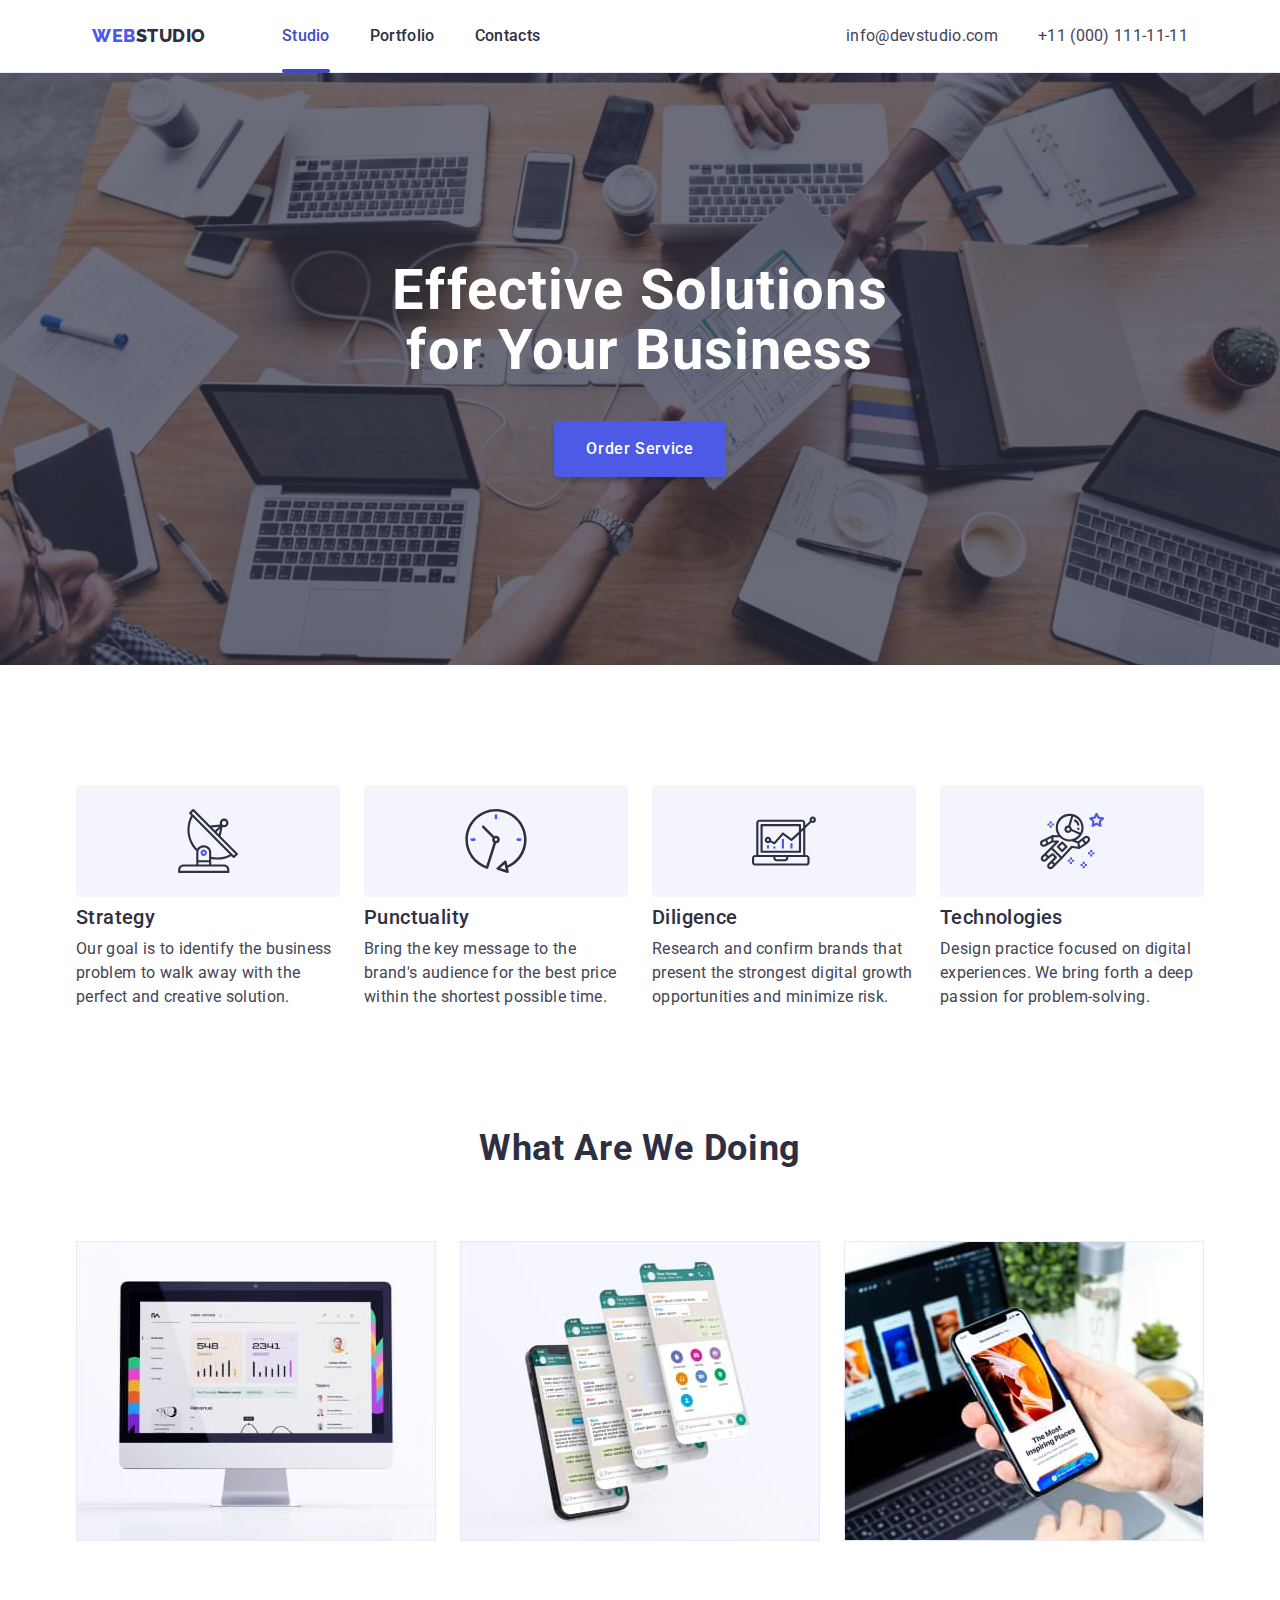
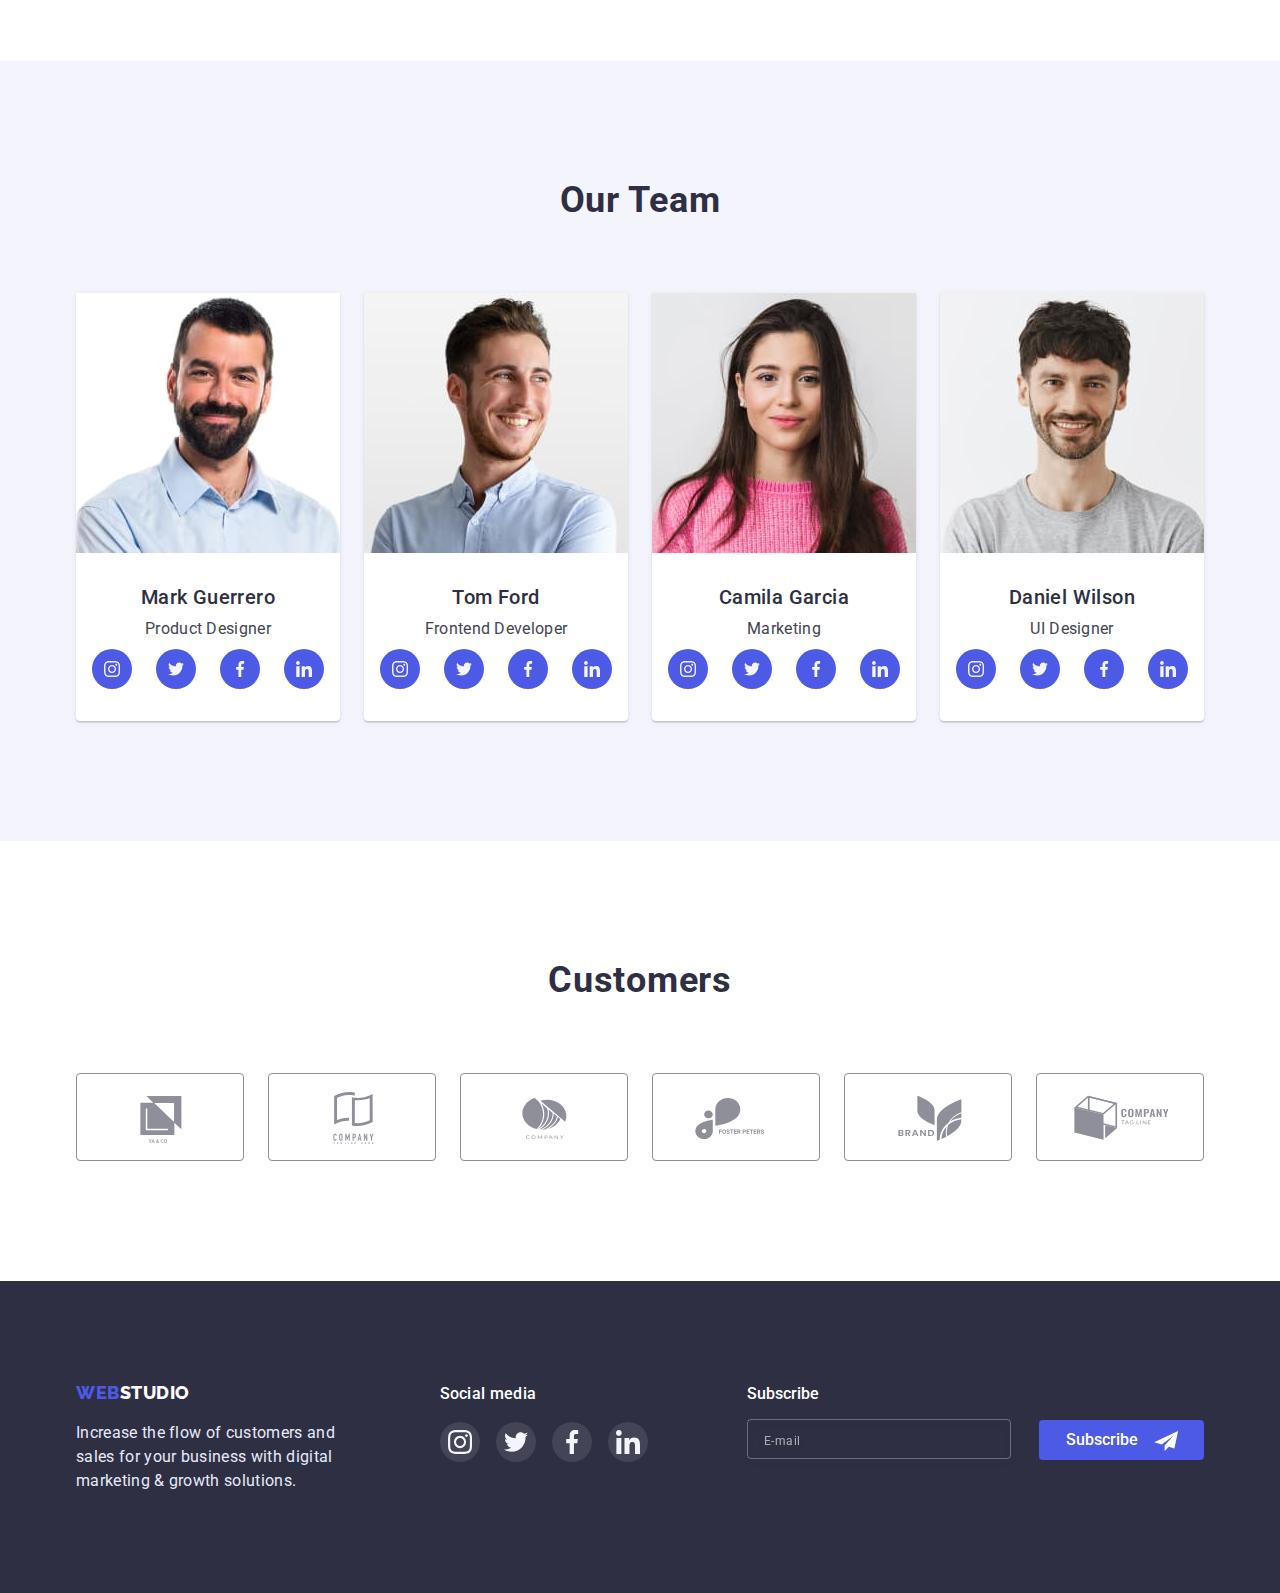
<file: index.html>
<!DOCTYPE html>
<html lang="en">
  <head>
    <meta charset="UTF-8" />
    <meta http-equiv="X-UA-Compatible" content="IE=edge" />
    <meta name="viewport" content="width=device-width, initial-scale=1.0" />
    <title>WebStudio</title>
    <link rel="preconnect" href="https://fonts.googleapis.com" />
    <link rel="preconnect" href="https://fonts.gstatic.com" crossorigin />
    <link
      href="https://fonts.googleapis.com/css2?family=Raleway:wght@800&family=Roboto:wght@400;500;700;900&display=swap"
      rel="stylesheet"
    />
    <link
      href="https://cdn.jsdelivr.net/npm/modern-normalize@1.1.0/modern-normalize.min.css"
      rel="stylesheet"
    />

    <link rel="stylesheet" href="./css/styles.css" />
    <link rel="stylesheet" href="./css/minmobile.css" />
    <link rel="stylesheet" href="./css/mobile.css" />
    <link rel="stylesheet" href="./css/tablet.css" />
    <link rel="stylesheet" href="./css/desktop.css" />
  </head>

  <body>
    <!-- /* ========= HEADER ============ */ -->
    <header class="line">
      <div class="container header-container">
        <nav class="page-nav">
          <a class="logo link" href="./index.html">
            <span class="color-logo">WEB</span>STUDIO</a
          >
          <ul class="list nav-list">
            <li>
              <a class="menu-link link active" href="./index.html">Studio</a>
            </li>
            <li>
              <a class="menu-link link" href="./portfolio.html">Portfolio</a>
            </li>
            <li>
              <a class="menu-link link" href="">Contacts</a>
            </li>
          </ul>
        </nav>

        <address class="adress">
          <ul class="list adress-list">
            <li>
              <a class="contact-mail link" href="mailto:info@devstudio.com"
                >info@devstudio.com</a
              >
            </li>
            <li>
              <a class="contact-mail link" href="tel:+110001111111"
                >+11 (000) 111-11-11</a
              >
            </li>
          </ul>
        </address>

        <button type="button" class="menu-open" data-menu-open>
          <svg class="menu-open-icon">
            <use href="./images/icons.svg#menu"></use>
          </svg>
        </button>
      </div>

      <!-- +++++++++++++++++-==================MENU====================+++++++++++++++++++++++++++++ -->

      <div class="mob-menu is-hidden" data-menu>
        <button type="button" class="mob-close-btn" data-menu-close>
          <svg class="modal-close-btn-icon" width="8px" height="8px">
            <use href="./images/icons.svg#close-modal"></use>
          </svg>
        </button>

        <nav>
          <ul class="list mob-nav-list">
            <li>
              <a class="mob-menu-link link active-mob" href="./index.html"
                >Studio</a
              >
            </li>
            <li>
              <a class="mob-menu-link link" href="./portfolio.html"
                >Portfolio</a
              >
            </li>
            <li>
              <a class="mob-menu-link link" href="">Contacts</a>
            </li>
          </ul>
        </nav>

        <div>
          <address class="mob-adress">
            <ul class="list mob-adress-list">
              <li>
                <a class="mob-contact-tel link" href="tel:+110001111111"
                  >+11 (000) 111-11-11</a
                >
              </li>
              <li>
                <a
                  class="mob-contact-mail link"
                  href="mailto:info@devstudio.com"
                  >info@devstudio.com</a
                >
              </li>
            </ul>
          </address>
          <div>
            <ul class="mob-social-list list">
              <li>
                <a class="social-list-link" href="">
                  <svg class="social-list-icon" width="24px" height="24px">
                    <use href="./images/icons.svg#instagram"></use>
                  </svg>
                </a>
              </li>
              <li>
                <a class="social-list-link" href="">
                  <svg class="social-list-icon" width="24px" height="24px">
                    <use href="./images/icons.svg#twitter"></use>
                  </svg>
                </a>
              </li>
              <li>
                <a class="social-list-link" href="">
                  <svg class="social-list-icon" width="24px" height="24px">
                    <use href="./images/icons.svg#facebook"></use>
                  </svg>
                </a>
              </li>
              <li>
                <a class="social-list-link" href="">
                  <svg class="social-list-icon" width="24px" height="24px">
                    <use href="./images/icons.svg#linkedin"></use>
                  </svg>
                </a>
              </li>
            </ul>
          </div>
        </div>
      </div>
    </header>
    <!-- /* ========= /HEADER ============ */-->

    <!-- /* ========= MAIN ============ */ -->

    <main>
      <section class="hero">
        <div class="container">
          <h1 class="hero-title">Effective Solutions for Your Business</h1>
          <button class="hero-btn" type="button" data-modal-open>
            Order Service
          </button>
        </div>
      </section>

      <section class="strategy-block">
        <h2 hidden>Advantages</h2>
        <div class="container">
          <ul class="list strategy-list">
            <li class="strategy-item">
              <div class="strategy-box">
                <svg width="64" height="64">
                  <use href="./images/icons.svg#antenna-1"></use>
                </svg>
              </div>
              <h3 class="title-strategy">Strategy</h3>
              <p class="text">
                Our goal is to identify the business problem to walk away with
                the perfect and creative solution.
              </p>
            </li>
            <li class="strategy-item">
              <div class="strategy-box">
                <svg width="64" height="64">
                  <use href="./images/icons.svg#clock-1"></use>
                </svg>
              </div>
              <h3 class="title-strategy">Punctuality</h3>
              <p class="text">
                Bring the key message to the brand's audience for the best price
                within the shortest possible time.
              </p>
            </li>
            <li class="strategy-item">
              <div class="strategy-box">
                <svg width="64" height="64">
                  <use href="./images/icons.svg#diagram-1"></use>
                </svg>
              </div>
              <h3 class="title-strategy">Diligence</h3>
              <p class="text">
                Research and confirm brands that present the strongest digital
                growth opportunities and minimize risk.
              </p>
            </li>
            <li class="strategy-item">
              <div class="strategy-box">
                <svg width="64" height="64">
                  <use href="./images/icons.svg#astronaut-1"></use>
                </svg>
              </div>
              <h3 class="title-strategy">Technologies</h3>
              <p class="text">
                Design practice focused on digital experiences. We bring forth a
                deep passion for problem-solving.
              </p>
            </li>
          </ul>
        </div>
      </section>

      <section class="section-work">
        <div class="container">
          <h2 class="title">What are we doing</h2>
          <ul class="list work-list">
            <li class="block">
              <img
                src="./images/what_are_we_doing/1.jpg"
                alt="charts on pc monitor"
                width="360"
              />
            </li>
            <li class="block">
              <img
                src="./images/what_are_we_doing/2.jpg"
                alt="mobile phone screen design"
                width="360"
              />
            </li>
            <li class="block">
              <img
                src="./images/what_are_we_doing/3.jpg"
                alt="mobile phone and laptop screens"
                width="360"
              />
            </li>
          </ul>
        </div>
      </section>

      <section class="our-team">
        <div class="container">
          <h2 class="title">Our Team</h2>
          <ul class="list our-team-list">
            <li class="our-team-item">
              <img
                srcset="./images/our_team/mark-guerrero-2x.jpg 2x"
                src="./images/our_team/mark-guerrero.jpg"
                alt="photo of a man"
                width="264"
              />
              <div class="our-team-cards">
                <h3 class="title-small center">Mark Guerrero</h3>
                <p class="text-team center">Product Designer</p>
                <ul class="social-list list">
                  <li>
                    <a class="social-list-link" href="">
                      <svg class="social-list-icon" width="16px" height="16px">
                        <use href="./images/icons.svg#instagram"></use>
                      </svg>
                    </a>
                  </li>
                  <li>
                    <a class="social-list-link" href="">
                      <svg class="social-list-icon" width="16px" height="16px">
                        <use href="./images/icons.svg#twitter"></use>
                      </svg>
                    </a>
                  </li>
                  <li>
                    <a class="social-list-link" href="">
                      <svg class="social-list-icon" width="16px" height="16px">
                        <use href="./images/icons.svg#facebook"></use>
                      </svg>
                    </a>
                  </li>
                  <li>
                    <a class="social-list-link" href="">
                      <svg class="social-list-icon" width="16px" height="16px">
                        <use href="./images/icons.svg#linkedin"></use>
                      </svg>
                    </a>
                  </li>
                </ul>
              </div>
            </li>
            <li class="our-team-item">
              <img
                srcset="./images/our_team/tom-ford-2x.jpg 2x"
                src="./images/our_team/tom-ford.jpg"
                alt="photo of a man"
                width="264"
              />
              <div class="our-team-cards">
                <h3 class="title-small center">Tom Ford</h3>
                <p class="text-team center">Frontend Developer</p>
                <ul class="social-list list">
                  <li>
                    <a class="social-list-link" href="">
                      <svg class="social-list-icon" width="16px" height="16px">
                        <use href="./images/icons.svg#instagram"></use>
                      </svg>
                    </a>
                  </li>
                  <li>
                    <a class="social-list-link" href="">
                      <svg class="social-list-icon" width="16px" height="16px">
                        <use href="./images/icons.svg#twitter"></use>
                      </svg>
                    </a>
                  </li>
                  <li>
                    <a class="social-list-link" href="">
                      <svg class="social-list-icon" width="16px" height="16px">
                        <use href="./images/icons.svg#facebook"></use>
                      </svg>
                    </a>
                  </li>
                  <li>
                    <a class="social-list-link" href="">
                      <svg class="social-list-icon" width="16px" height="16px">
                        <use href="./images/icons.svg#linkedin"></use>
                      </svg>
                    </a>
                  </li>
                </ul>
              </div>
            </li>
            <li class="our-team-item">
              <img
                srcset="./images/our_team/camila-garcia-2x.jpg 2x"
                src="./images/our_team/camila-garcia.jpg"
                alt="photo of a woman"
                width="264"
              />
              <div class="our-team-cards">
                <h3 class="title-small center">Camila Garcia</h3>
                <p class="text-team center">Marketing</p>
                <ul class="social-list list">
                  <li>
                    <a class="social-list-link" href="">
                      <svg class="social-list-icon" width="16px" height="16px">
                        <use href="./images/icons.svg#instagram"></use>
                      </svg>
                    </a>
                  </li>
                  <li>
                    <a class="social-list-link" href="">
                      <svg class="social-list-icon" width="16px" height="16px">
                        <use href="./images/icons.svg#twitter"></use>
                      </svg>
                    </a>
                  </li>
                  <li>
                    <a class="social-list-link" href="">
                      <svg class="social-list-icon" width="16px" height="16px">
                        <use href="./images/icons.svg#facebook"></use>
                      </svg>
                    </a>
                  </li>
                  <li>
                    <a class="social-list-link" href="">
                      <svg class="social-list-icon" width="16px" height="16px">
                        <use href="./images/icons.svg#linkedin"></use>
                      </svg>
                    </a>
                  </li>
                </ul>
              </div>
            </li>
            <li class="our-team-item">
              <img
                srcset="./images/our_team/daniel-wilson-2x.jpg 2x"
                src="./images/our_team/daniel-wilson.jpg"
                alt="photo of a man"
                width="264"
              />
              <div class="our-team-cards">
                <h3 class="title-small center">Daniel Wilson</h3>
                <p class="text-team center">UI Designer</p>
                <ul class="social-list list">
                  <li>
                    <a class="social-list-link" href="">
                      <svg class="social-list-icon" width="16px" height="16px">
                        <use href="./images/icons.svg#instagram"></use>
                      </svg>
                    </a>
                  </li>
                  <li>
                    <a class="social-list-link" href="">
                      <svg class="social-list-icon" width="16px" height="16px">
                        <use href="./images/icons.svg#twitter"></use>
                      </svg>
                    </a>
                  </li>
                  <li>
                    <a class="social-list-link" href="">
                      <svg class="social-list-icon" width="16px" height="16px">
                        <use href="./images/icons.svg#facebook"></use>
                      </svg>
                    </a>
                  </li>
                  <li>
                    <a class="social-list-link" href="">
                      <svg class="social-list-icon" width="16px" height="16px">
                        <use href="./images/icons.svg#linkedin"></use>
                      </svg>
                    </a>
                  </li>
                </ul>
              </div>
            </li>
          </ul>
        </div>
      </section>

      <!-- ============= Customers ===============  -->
      <section class="customers-section">
        <div class="container">
          <h2 class="title">Customers</h2>
          <ul class="customers-list list">
            <li class="customer-item">
              <a href="" class="customer-logo">
                <svg width="104" height="56" class="customer-logo-icon">
                  <use href="./images/icons.svg#Client-1"></use>
                </svg>
              </a>
            </li>
            <li class="customer-item">
              <a href="" class="customer-logo">
                <svg width="104" height="56" class="customer-logo-icon">
                  <use href="./images/icons.svg#Client-2"></use>
                </svg>
              </a>
            </li>
            <li class="customer-item">
              <a href="" class="customer-logo">
                <svg width="104" height="56" class="customer-logo-icon">
                  <use href="./images/icons.svg#Client-3"></use>
                </svg>
              </a>
            </li>
            <li class="customer-item">
              <a href="" class="customer-logo">
                <svg width="104" height="56" class="customer-logo-icon">
                  <use href="./images/icons.svg#Client-4"></use>
                </svg>
              </a>
            </li>
            <li class="customer-item">
              <a href="" class="customer-logo">
                <svg width="104" height="56" class="customer-logo-icon">
                  <use href="./images/icons.svg#Client-5"></use>
                </svg>
              </a>
            </li>
            <li class="customer-item">
              <a href="" class="customer-logo">
                <svg width="104" height="56" class="customer-logo-icon">
                  <use href="./images/icons.svg#Client-6"></use>
                </svg>
              </a>
            </li>
          </ul>
        </div>
      </section>
    </main>

    <!-- ============= Customers ===============  -->

    <!-- /* ========= /MAIN  ============ */-->

    <!-- /* ========= FOOTER ============ */ -->
    <footer class="footer">
      <div class="footer-wrap container">
        <div class="footer-box">
          <a class="logo-footer link" href="./index.html">
            <span class="color-logo">WEB</span>STUDIO</a
          >
          <p class="text-footer">
            Increase the flow of customers and sales for your business with
            digital marketing & growth solutions.
          </p>
        </div>
        <div class="media">
          <p class="footer-media">Social media</p>
          <ul class="footer-social-list list">
            <li>
              <a class="footer-link" href="">
                <svg class="social-list-icon" width="24px" height="24px">
                  <use href="./images/icons.svg#instagram"></use>
                </svg>
              </a>
            </li>
            <li>
              <a class="footer-link" href="">
                <svg class="social-list-icon" width="24px" height="24px">
                  <use href="./images/icons.svg#twitter"></use>
                </svg>
              </a>
            </li>
            <li>
              <a class="footer-link" href="">
                <svg class="social-list-icon" width="24px" height="24px">
                  <use href="./images/icons.svg#facebook"></use>
                </svg>
              </a>
            </li>
            <li>
              <a class="footer-link" href="">
                <svg class="social-list-icon" width="24px" height="24px">
                  <use href="./images/icons.svg#linkedin"></use>
                </svg>
              </a>
            </li>
          </ul>
        </div>
        <div class="footer-subscribe">
          <p class="footer-subscribe-text">Subscribe</p>
          <form class="footer-input-subscribe">
            <input
              type="email"
              name="user_email"
              class="footer-form-input"
              required
              placeholder="E-mail"
            />
            <button type="submit" class="footer-modal-btn">
              Subscribe
              <svg class="subscribe-icon" width="24px" height="20px">
                <use href="./images/icons.svg#subscribe"></use>
              </svg>
            </button>
          </form>
        </div>
      </div>
    </footer>

    <!-- /* ========= /FOOTER ============ */ -->
    <!-- /* ========= MODAL ============ */ -->
    <div class="backdrop is-hidden" data-modal>
      <!-- is-hidden -->
      <div class="modal">
        <button type="button" class="modal-close-btn" data-modal-close>
          <svg class="modal-close-btn-icon" width="8px" height="8px">
            <use href="./images/icons.svg#close-modal"></use>
          </svg>
        </button>
        <p class="modal-form-title">
          Leave your contacts and we will call you back
        </p>
        <form class="modal-form">
          <label class="modal-form-field">
            <span class="modal-form-input-desc"> Name </span>
            <span class="modal-form-wraper">
              <input
                type="text"
                name="user_name"
                class="modal-form-input"
                required
                pattern="^[a-zA-Zа-яА-Я]+$"
                minlength="2"
              />
              <svg class="modal-icon" width="18px" height="18px">
                <use href="./images/icons.svg#person"></use>
              </svg>
            </span>
          </label>
          <label class="modal-form-field">
            <span class="modal-form-input-desc"> Phone </span>
            <span class="modal-form-wraper">
              <input
                type="tel"
                name="user_phone"
                class="modal-form-input"
                required
                pattern="^[0-9]{3}-[0-9]{3}-[0-9]{2}-[0-9]{2}"
                title="xxx-xxx-xx-xx"
              />
              <svg class="modal-icon" width="18px" height="24px">
                <use href="./images/icons.svg#phone"></use>
              </svg>
            </span>
          </label>
          <label class="modal-form-field">
            <span class="modal-form-input-desc"> Email </span>
            <span class="modal-form-wraper">
              <input
                type="email"
                name="user_email"
                class="modal-form-input"
                required
              />
              <svg class="modal-icon" width="18px" height="24px">
                <use href="./images/icons.svg#email"></use>
              </svg>
            </span>
          </label>
          <label class="modal-form-field">
            <span class="modal-form-input-desc"> Comment </span>
            <textarea
              name="user-message"
              cols="30"
              rows="10"
              class="modal-form-message"
              placeholder="Text input"
            ></textarea>
          </label>
          <input
            id="user-policy"
            type="checkbox"
            name="user-policy"
            class="modal-form-check visually-hidden"
          />
          <label for="user-policy" class="modal-form-check-desk">
            I accept the terms and conditions of the&nbsp;
            <a class="modal-policy" href=""> Privacy Policy</a>
          </label>
          <button type="submit" class="modal-btn">Send</button>
        </form>
      </div>
    </div>
    <script src="./js/modal.js"></script>
    <script src="./js/mobile-menu.js"></script>
  </body>
</html>
</file>
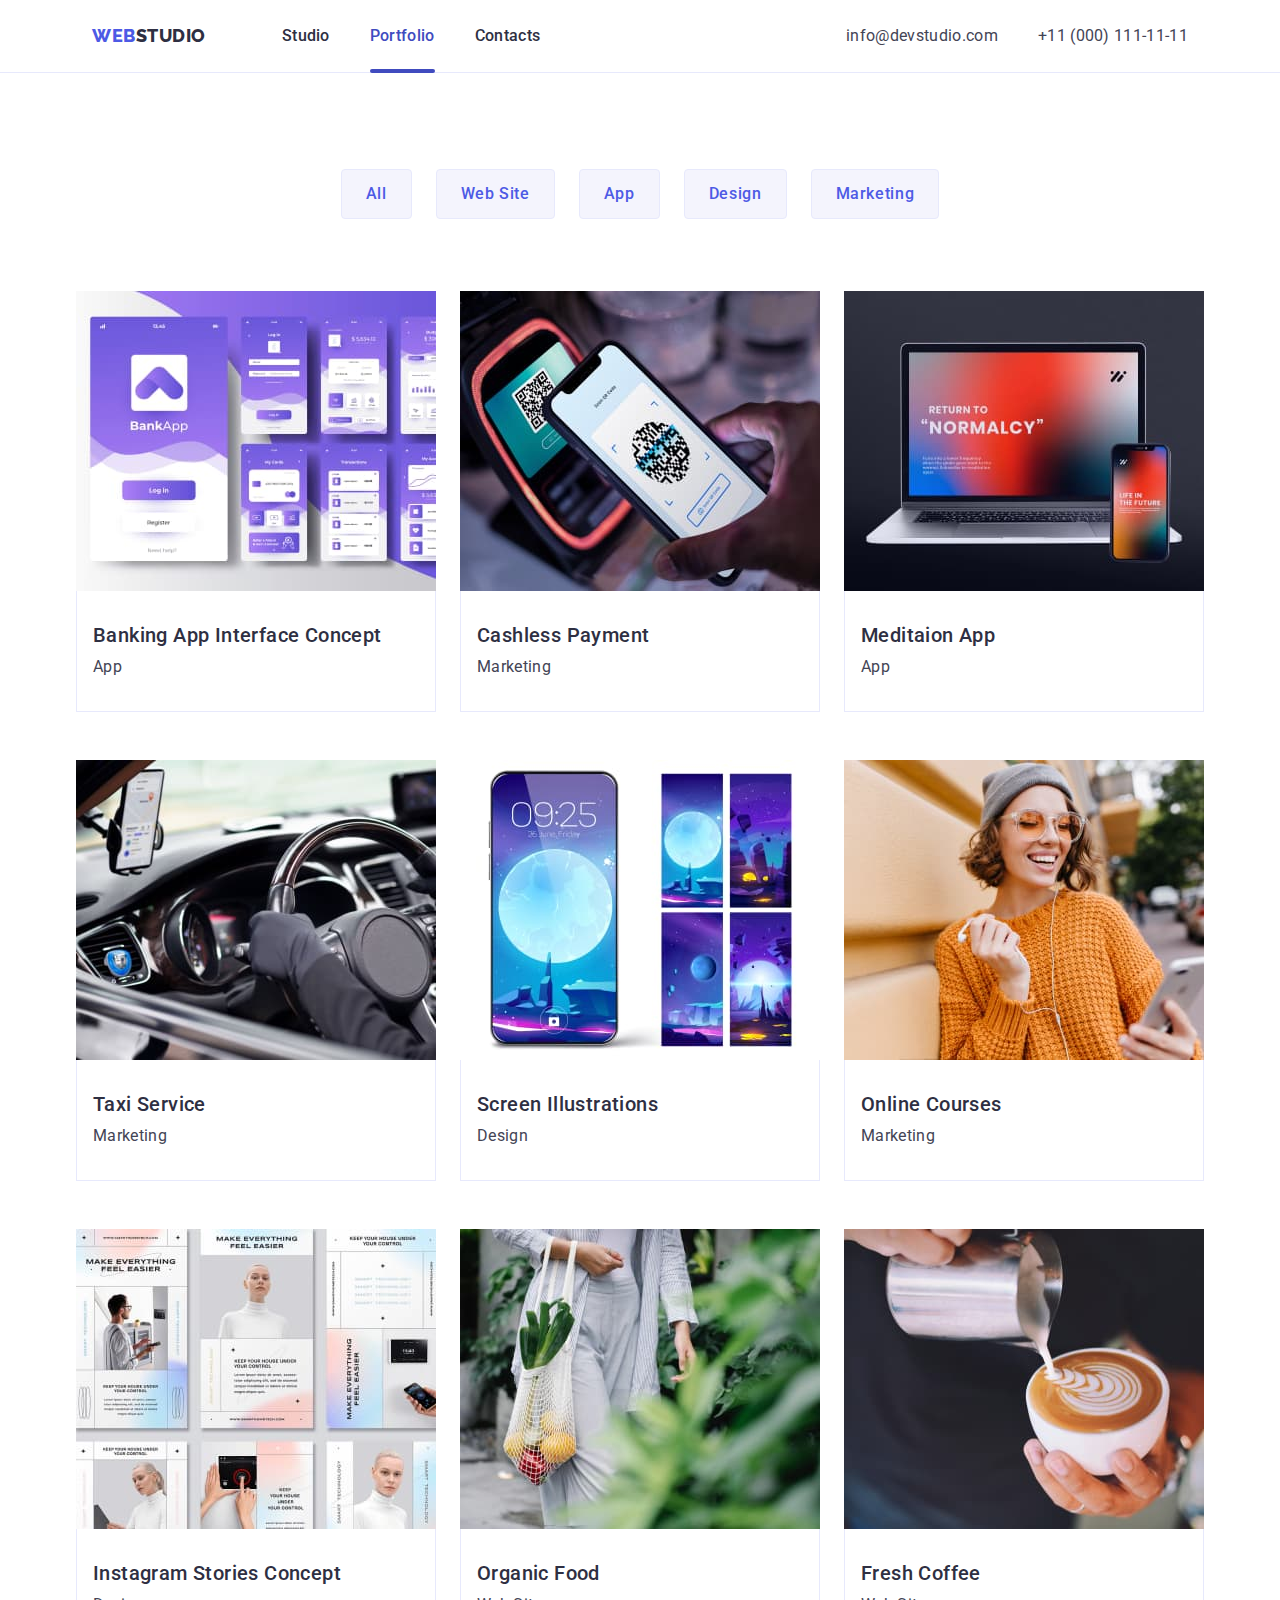
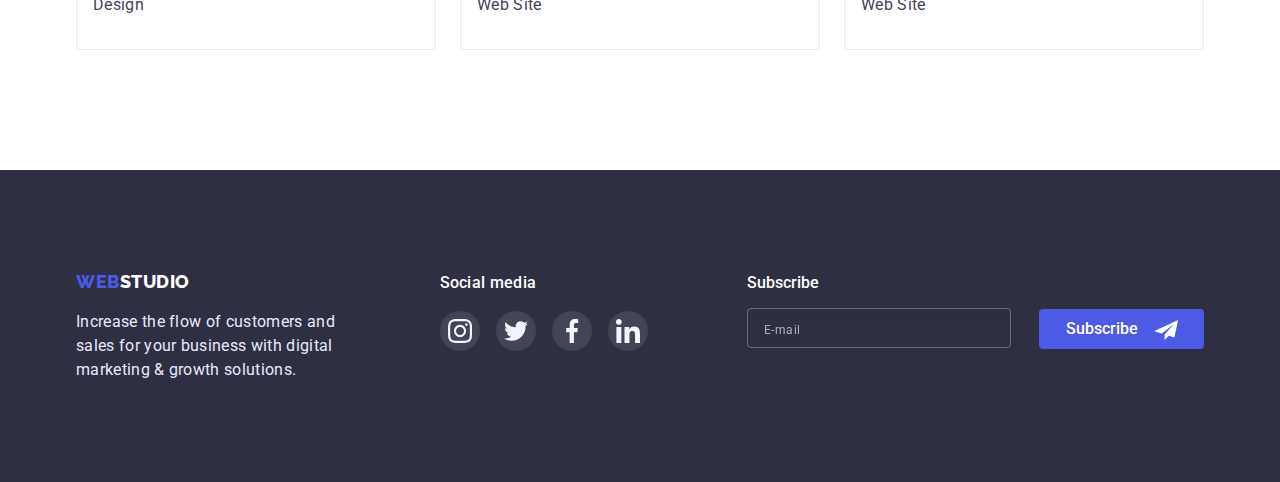
<file: portfolio.html>
<!DOCTYPE html>
<html lang="en">
  <head>
    <meta charset="UTF-8" />
    <meta http-equiv="X-UA-Compatible" content="IE=edge" />
    <meta name="viewport" content="width=device-width, initial-scale=1.0" />
    <title>WebStudio</title>
    <link rel="preconnect" href="https://fonts.googleapis.com" />
    <link rel="preconnect" href="https://fonts.gstatic.com" crossorigin />
    <link
      href="https://fonts.googleapis.com/css2?family=Raleway:wght@800&family=Roboto:wght@400;500;700;900&display=swap"
      rel="stylesheet"
    />
    <link
      href="https://cdn.jsdelivr.net/npm/modern-normalize@1.1.0/modern-normalize.min.css"
      rel="stylesheet"
    />

    <link rel="stylesheet" href="./css/styles.css" />
    <link rel="stylesheet" href="./css/minmobile.css" />
    <link rel="stylesheet" href="./css/mobile.css" />
    <link rel="stylesheet" href="./css/tablet.css" />
    <link rel="stylesheet" href="./css/desktop.css" />
  </head>

  <body>
    <!-- /* ========= HEADER ============ */ -->

    <header class="line">
      <div class="container header-container">
        <nav class="page-nav">
          <a class="logo link" href="./index.html">
            <span class="color-logo">WEB</span>STUDIO</a
          >
          <ul class="list nav-list">
            <li>
              <a class="menu-link link" href="./index.html">Studio</a>
            </li>
            <li>
              <a class="menu-link link active" href="./portfolio.html"
                >Portfolio</a
              >
            </li>
            <li>
              <a class="menu-link link" href="">Contacts</a>
            </li>
          </ul>
        </nav>

        <address class="adress">
          <ul class="list adress-list">
            <li>
              <a class="contact-mail link" href="mailto:info@devstudio.com"
                >info@devstudio.com</a
              >
            </li>
            <li>
              <a class="contact-mail link" href="tel:+110001111111"
                >+11 (000) 111-11-11</a
              >
            </li>
          </ul>
        </address>

        <button type="button" class="menu-open" data-menu-open>
          <svg class="menu-open-icon">
            <use href="./images/icons.svg#menu"></use>
          </svg>
        </button>
      </div>

      <!-- +++++++++++++++++-==================MENU====================+++++++++++++++++++++++++++++ -->

      <div class="mob-menu is-hidden" data-menu>
        <button type="button" class="mob-close-btn" data-menu-close>
          <svg class="modal-close-btn-icon" width="8px" height="8px">
            <use href="./images/icons.svg#close-modal"></use>
          </svg>
        </button>

        <nav>
          <ul class="list mob-nav-list">
            <li>
              <a class="mob-menu-link link" href="./index.html">Studio</a>
            </li>
            <li>
              <a class="mob-menu-link link active-mob" href="./portfolio.html"
                >Portfolio</a
              >
            </li>
            <li>
              <a class="mob-menu-link link" href="">Contacts</a>
            </li>
          </ul>
        </nav>

        <div>
          <address class="mob-adress">
            <ul class="list mob-adress-list">
              <li>
                <a class="mob-contact-tel link" href="tel:+110001111111"
                  >+11 (000) 111-11-11</a
                >
              </li>
              <li>
                <a
                  class="mob-contact-mail link"
                  href="mailto:info@devstudio.com"
                  >info@devstudio.com</a
                >
              </li>
            </ul>
          </address>
          <div>
            <ul class="mob-social-list list">
              <li>
                <a class="social-list-link" href="">
                  <svg class="social-list-icon" width="24px" height="24px">
                    <use href="./images/icons.svg#instagram"></use>
                  </svg>
                </a>
              </li>
              <li>
                <a class="social-list-link" href="">
                  <svg class="social-list-icon" width="24px" height="24px">
                    <use href="./images/icons.svg#twitter"></use>
                  </svg>
                </a>
              </li>
              <li>
                <a class="social-list-link" href="">
                  <svg class="social-list-icon" width="24px" height="24px">
                    <use href="./images/icons.svg#facebook"></use>
                  </svg>
                </a>
              </li>
              <li>
                <a class="social-list-link" href="">
                  <svg class="social-list-icon" width="24px" height="24px">
                    <use href="./images/icons.svg#linkedin"></use>
                  </svg>
                </a>
              </li>
            </ul>
          </div>
        </div>
      </div>
    </header>
    <!-- /* ========= /HEADER ============ */-->

    <!--  /* ========= MAIN  ============ */ -->
    <main>
      <section class="portfolio">
        <div class="container">
          <h1 hidden>buttons</h1>
          <ul class="list portfolio-list-btn">
            <li class="portfolio-item">
              <button class="portfolio-btn" type="button">All</button>
            </li>
            <li class="portfolio-item">
              <button class="portfolio-btn" type="button">Web Site</button>
            </li>
            <li class="portfolio-item">
              <button class="portfolio-btn" type="button">App</button>
            </li>
            <li class="portfolio-item">
              <button class="portfolio-btn" type="button">Design</button>
            </li>
            <li class="portfolio-item">
              <button class="portfolio-btn" type="button">Marketing</button>
            </li>
          </ul>

          <ul class="list portfolio-list">
            <li class="portfolio-card">
              <a class="shadow-link link" href="">
                <div class="portfolio-photo">
                  <img
                    src="./images/portfolio/banking-app-interface-concept.jpg"
                    alt="application layout design"
                    width="360"
                  />
                  <p class="overlay">
                    14 Stylish and User-Friendly App Design Concepts · Task
                    Manager App · Calorie Tracker App · Exotic Fruit Ecommerce
                    App · Cloud Storage App
                  </p>
                </div>
                <div class="portfolio-cards">
                  <h2 class="title-small">Banking App Interface Concept</h2>
                  <p class="text link">App</p>
                </div>
              </a>
            </li>
            <li class="portfolio-card">
              <a class="shadow-link link" href="">
                <div class="portfolio-photo">
                  <img
                    src="./images/portfolio/cashless-payment.jpg"
                    alt="mobile phone and payment terminal"
                    width="360"
                  />
                  <p class="overlay">
                    14 Stylish and User-Friendly App Design Concepts · Task
                    Manager App · Calorie Tracker App · Exotic Fruit Ecommerce
                    App · Cloud Storage App
                  </p>
                </div>
                <div class="portfolio-cards">
                  <h2 class="title-small">Cashless Payment</h2>
                  <p class="text link">Marketing</p>
                </div>
              </a>
            </li>
            <li class="portfolio-card">
              <a class="shadow-link link" href="">
                <div class="portfolio-photo">
                  <img
                    src="./images/portfolio/meditaion-app.jpg"
                    alt="meditation app on pc monitor"
                    width="360"
                  />
                  <p class="overlay">
                    14 Stylish and User-Friendly App Design Concepts · Task
                    Manager App · Calorie Tracker App · Exotic Fruit Ecommerce
                    App · Cloud Storage App
                  </p>
                </div>
                <div class="portfolio-cards">
                  <h2 class="title-small">Meditaion App</h2>
                  <p class="text">App</p>
                </div>
              </a>
            </li>
            <li class="portfolio-card">
              <a class="shadow-link link" href="">
                <div class="portfolio-photo">
                  <img
                    src="./images/portfolio/taxi-service.jpg"
                    alt="driver's hands on car steering wheel"
                    width="360"
                  />
                  <p class="overlay">
                    14 Stylish and User-Friendly App Design Concepts · Task
                    Manager App · Calorie Tracker App · Exotic Fruit Ecommerce
                    App · Cloud Storage App
                  </p>
                </div>
                <div class="portfolio-cards">
                  <h2 class="title-small">Taxi Service</h2>
                  <p class="text">Marketing</p>
                </div>
              </a>
            </li>
            <li class="portfolio-card">
              <a class="shadow-link link" href="">
                <div class="portfolio-photo">
                  <img
                    src="./images/portfolio/screen-illustrations.jpg"
                    alt="illustrations on the phone screen"
                    width="360"
                  />
                  <p class="overlay">
                    14 Stylish and User-Friendly App Design Concepts · Task
                    Manager App · Calorie Tracker App · Exotic Fruit Ecommerce
                    App · Cloud Storage App
                  </p>
                </div>
                <div class="portfolio-cards">
                  <h2 class="title-small">Screen Illustrations</h2>
                  <p class="text">Design</p>
                </div>
              </a>
            </li>
            <li class="portfolio-card">
              <a class="shadow-link link" href="">
                <div class="portfolio-photo">
                  <img
                    src="./images/portfolio/online-courses.jpg"
                    alt="girl listening to training through headphones"
                    width="360"
                  />
                  <p class="overlay">
                    14 Stylish and User-Friendly App Design Concepts · Task
                    Manager App · Calorie Tracker App · Exotic Fruit Ecommerce
                    App · Cloud Storage App
                  </p>
                </div>
                <div class="portfolio-cards">
                  <h2 class="title-small">Online Courses</h2>
                  <p class="text">Marketing</p>
                </div>
              </a>
            </li>
            <li class="portfolio-card">
              <a class="shadow-link link" href="">
                <div class="portfolio-photo">
                  <img
                    src="./images/portfolio/instagram-stories-concept.jpg"
                    alt="instagram Stories Examples"
                    width="360"
                  />
                  <p class="overlay">
                    14 Stylish and User-Friendly App Design Concepts · Task
                    Manager App · Calorie Tracker App · Exotic Fruit Ecommerce
                    App · Cloud Storage App
                  </p>
                </div>
                <div class="portfolio-cards">
                  <h2 class="title-small">Instagram Stories Concept</h2>
                  <p class="text">Design</p>
                </div>
              </a>
            </li>
            <li class="portfolio-card">
              <a class="shadow-link link" href="">
                <div class="portfolio-photo">
                  <img
                    src="./images/portfolio/organic-food.jpg"
                    alt="freshly picked fruit in a bag"
                    width="360"
                  />
                  <p class="overlay">
                    14 Stylish and User-Friendly App Design Concepts · Task
                    Manager App · Calorie Tracker App · Exotic Fruit Ecommerce
                    App · Cloud Storage App
                  </p>
                </div>
                <div class="portfolio-cards">
                  <h2 class="title-small">Organic Food</h2>
                  <p class="text">Web Site</p>
                </div>
              </a>
            </li>
            <li class="portfolio-card">
              <a class="shadow-link link" href="">
                <div class="portfolio-photo">
                  <img
                    src="./images/portfolio/fresh-coffee.jpg"
                    alt="cappuccino making process"
                    width="360"
                  />
                  <p class="overlay">
                    14 Stylish and User-Friendly App Design Concepts · Task
                    Manager App · Calorie Tracker App · Exotic Fruit Ecommerce
                    App · Cloud Storage App
                  </p>
                </div>
                <div class="portfolio-cards">
                  <h2 class="title-small">Fresh Coffee</h2>
                  <p class="text">Web Site</p>
                </div>
              </a>
            </li>
          </ul>
        </div>
      </section>
    </main>
    <!-- /* ========= /MAIN  ============ */-->

    <!-- /* ========= FOOTER ============ */ -->
    <footer class="footer">
      <div class="footer-wrap container">
        <div class="footer-box">
          <a class="logo-footer link" href="./index.html">
            <span class="color-logo">WEB</span>STUDIO</a
          >
          <p class="text-footer">
            Increase the flow of customers and sales for your business with
            digital marketing & growth solutions.
          </p>
        </div>
        <div class="media">
          <p class="footer-media">Social media</p>
          <ul class="footer-social-list list">
            <li>
              <a class="footer-link" href="">
                <svg class="social-list-icon" width="24px" height="24px">
                  <use href="./images/icons.svg#instagram"></use>
                </svg>
              </a>
            </li>
            <li>
              <a class="footer-link" href="">
                <svg class="social-list-icon" width="24px" height="24px">
                  <use href="./images/icons.svg#twitter"></use>
                </svg>
              </a>
            </li>
            <li>
              <a class="footer-link" href="">
                <svg class="social-list-icon" width="24px" height="24px">
                  <use href="./images/icons.svg#facebook"></use>
                </svg>
              </a>
            </li>
            <li>
              <a class="footer-link" href="">
                <svg class="social-list-icon" width="24px" height="24px">
                  <use href="./images/icons.svg#linkedin"></use>
                </svg>
              </a>
            </li>
          </ul>
        </div>
        <div class="footer-subscribe">
          <p class="footer-subscribe-text">Subscribe</p>
          <form class="footer-input-subscribe">
            <input
              type="email"
              name="user_email"
              class="footer-form-input"
              required
              placeholder="E-mail"
            />
            <button type="submit" class="footer-modal-btn">
              Subscribe
              <svg class="subscribe-icon" width="24px" height="20px">
                <use href="./images/icons.svg#subscribe"></use>
              </svg>
            </button>
          </form>
        </div>
      </div>
    </footer>
    <!-- /* ========= /FOOTER ============ */ -->

    <div class="backdrop is-hidden" data-modal>
      <!-- is-hidden -->
      <div class="modal">
        <button type="button" class="modal-close-btn" data-modal-close>
          <svg class="modal-close-btn-icon" width="8px" height="8px">
            <use href="./images/icons.svg#close-modal"></use>
          </svg>
        </button>
        <p class="modal-form-title">
          Leave your contacts and we will call you back
        </p>
        <form class="modal-form">
          <label class="modal-form-field">
            <span class="modal-form-input-desc"> Name </span>
            <span class="modal-form-wraper">
              <input
                type="text"
                name="user_name"
                class="modal-form-input"
                required
                pattern="^[a-zA-Zа-яА-Я]+$"
                minlength="2"
              />
              <svg class="modal-icon" width="18px" height="18px">
                <use href="./images/icons.svg#person"></use>
              </svg>
            </span>
          </label>
          <label class="modal-form-field">
            <span class="modal-form-input-desc"> Phone </span>
            <span class="modal-form-wraper">
              <input
                type="tel"
                name="user_phone"
                class="modal-form-input"
                required
                pattern="^[0-9]{3}-[0-9]{3}-[0-9]{2}-[0-9]{2}"
                title="xxx-xxx-xx-xx"
              />
              <svg class="modal-icon" width="18px" height="24px">
                <use href="./images/icons.svg#phone"></use>
              </svg>
            </span>
          </label>
          <label class="modal-form-field">
            <span class="modal-form-input-desc"> Email </span>
            <span class="modal-form-wraper">
              <input
                type="email"
                name="user_email"
                class="modal-form-input"
                required
              />
              <svg class="modal-icon" width="18px" height="24px">
                <use href="./images/icons.svg#email"></use>
              </svg>
            </span>
          </label>
          <label class="modal-form-field">
            <span class="modal-form-input-desc"> Comment </span>
            <textarea
              name="user-message"
              cols="30"
              rows="10"
              class="modal-form-message"
              placeholder="Text input"
            ></textarea>
          </label>
          <input
            id="user-policy"
            type="checkbox"
            name="user-policy"
            class="modal-form-check visually-hidden"
          />
          <label for="user-policy" class="modal-form-check-desk">
            I accept the terms and conditions of the&nbsp;
            <a class="modal-policy link" href=""> Privacy Policy</a>
          </label>
          <button type="submit" class="modal-btn">Send</button>
        </form>
      </div>
    </div>
    <script src="./js/modal.js"></script>
    <script src="./js/mobile-menu.js"></script>
  </body>
</html>
</file>
<file: css/styles.css>
:root {
  --body-color: #2e2f42;
  --link-color: #404bbf;
  --white-text-btn-color: #ffffff;
  --text-color: #434455;
  --logo-color: #4d5ae5;
  --text-footer-color: #e7e9fc;
  --btn-color: #4d5ae5;
  --cards-color-: #4d5ae555;
  --btn-white-color: #f4f4fd;
  --client-logo-color: #8e8f99;
  --footer-link-color: #31d0aa;
  --social-link-color: #ffffff1a;
  --cont-menu-back: #2e2f4240;
  --modal-color: #fcfcfc;
  --form-check-color: #757575;
}

.list {
  list-style: none;
}

.link {
  text-decoration: none;
}

.center {
  text-align: center;
}

body {
  font-family: 'Roboto', sans-serif;
  color: var(--body-color);
  background-color: var(--white-text-btn-color);
}

h1,
h2,
h3,
h4,
h5,
h6,
p,
ul {
  margin-top: 0;
  margin-bottom: 0;
}

ol,
ul {
  margin-top: 0;
  margin-bottom: 0;
  padding-left: 0;
}

img {
  display: block;
}

.container {
  width: 1158px;
  margin-left: auto;
  margin-right: auto;
  padding-left: 15px;
  padding-right: 15px;
}

button {
  cursor: pointer;
}

.visually-hidden {
  position: absolute;
  width: 1px;
  height: 1px;
  margin: -1px;
  padding: 0;
  overflow: hidden;
  border: 0;
  clip: rect(0 0 0 0);
}

/* =========HEADER============ */
.logo {
  font-family: 'Raleway';
  font-weight: 800;
  font-size: 18px;
  line-height: 1.33;
  display: flex;
  align-items: center;
  letter-spacing: 0.03em;
  color: var(--body-color);
}

.header-container {
  display: flex;
  align-items: center;
  justify-content: center;
}

.page-nav {
  display: flex;
  justify-content: center;
}

.nav-list {
  display: flex;
  gap: 40px;
}

.strategy-list {
  display: flex;
}

.adress-list {
  display: flex;
  gap: 40px;
}

.menu-link {
  display: block;
  padding: 24px 0;
  position: relative;
  font-weight: 500;
  line-height: 1.5;
  letter-spacing: 0.02em;
  color: var(--body-color);
  transition-duration: 250ms;
  transition-timing-function: cubic-bezier(0.4, 0, 0.2, 1);
  transition-property: color;
}

.menu-link:hover,
.menu-link:focus {
  color: var(--link-color);
}

.active {
  position: relative;
  text-decoration: none;
  color: var(--link-color);
}

.active::after {
  display: flex;
  bottom: -1px;
  position: absolute;
  width: 100%;
  height: 4px;
  left: 0px;
  background-color: var(--link-color);
  content: '';
  border-radius: 2px;
}

.contact-mail {
  font-style: normal;
  line-height: 1.5;
  letter-spacing: 0.02em;
  color: var(--text-color);
  transition-duration: 250ms;
  transition-timing-function: cubic-bezier(0.4, 0, 0.2, 1);
  transition-property: color;
}

.contact-mail:hover,
.contact-mail:focus {
  color: var(--link-color);
}

.color-logo {
  color: var(--logo-color);
}

.strategy-block {
  padding-top: 120px;
}

.block {
  padding-top: 0px;
}

.our-team-item {
  padding-top: 0px;
  background-color: var(--white-text-btn-color);

  box-shadow: 0px 1px 6px rgba(46, 47, 66, 0.08),
    0px 1px 1px rgba(46, 47, 66, 0.16), 0px 2px 1px rgba(46, 47, 66, 0.08);
  border-radius: 0px 0px 4px 4px;
}

.adress {
  display: flex;
  margin-left: auto;
}

.line {
  border-bottom: 1px solid var(--text-footer-color);
}

/* Параметры линии */
/* =========/HEADER============ */

/* ========== MAIN ================= */

.hero {
  margin-left: auto;
  margin-right: auto;
  background-color: var(--body-color);
  padding-top: 188px;
  padding-bottom: 188px;
  background-image: linear-gradient(
      rgba(46, 47, 66, 0.7),
      rgba(46, 47, 66, 0.7)
    ),
    url(../images/hero/people-office-desktop-1x.jpg);
  max-width: 1440px;
  background-size: cover;
}

@media (min-device-pixel-ratio: 2),
  (min-resolution: 192dpi),
  (min-resolution: 2dppx) {
  .hero {
    background-image: linear-gradient(
        rgba(46, 47, 66, 0.7),
        rgba(46, 47, 66, 0.7)
      ),
      url(../images/hero/people-office-desktop-2x.jpg);
  }
}

.section-cards {
  padding-bottom: 120px;
}

.hero-title {
  font-weight: 700;
  font-size: 56px;
  line-height: 1.07;
  letter-spacing: 0.02em;
  color: var(--white-text-btn-color);
  margin-bottom: 48px;
  width: 496px;
  text-align: center;
  margin-left: auto;
  margin-right: auto;
}

.hero-btn {
  font-family: inherit;
  font-weight: 500;
  line-height: 1.5;
  letter-spacing: 0.04em;
  color: var(--white-text-btn-color);
  background-color: var(--btn-color);
  margin: 0 auto;
  display: block;
  padding: 16px 32px;
  box-shadow: 0px 4px 4px rgba(0, 0, 0, 0.15);
  border-radius: 4px;
  border: none;
  transition-duration: 250ms;
  transition-timing-function: cubic-bezier(0.4, 0, 0.2, 1);
  transition-property: background-color;
}

.hero-btn:hover,
.hero-btn:focus {
  background-color: var(--link-color);
}

.strategy-box {
  justify-content: center;
  align-items: center;
  width: 264px;
  height: 112px;
  background-color: var(--btn-white-color);
}

.our-team {
  background-color: var(--btn-white-color);
  padding-top: 120px;
  padding-bottom: 120px;
}

.our-team-list {
  display: flex;
  gap: 24px;
}

.our-team-cards {
  padding-top: 32px;
  padding-bottom: 32px;
  padding-left: 16px;
  padding-right: 16px;
}

.portfolio-cards {
  background: var(--white-text-btn-color);
  border: 1px solid var(--text-footer-color);
  border-top: none;
  padding-top: 32px;
  padding-bottom: 32px;
  padding-left: 16px;
  padding-right: 16px;
}

.shadow-link {
  display: block;
  transition-duration: 250ms;
  transition-timing-function: cubic-bezier(0.4, 0, 0.2, 1);
  transition-property: box-shadow;
}

.shadow-link:hover,
.shadow-link:focus {
  box-shadow: 0px 1px 6px rgba(46, 47, 66, 0.08),
    0px 1px 1px rgba(46, 47, 66, 0.16), 0px 2px 1px rgba(46, 47, 66, 0.08);
}

.work-list {
  display: flex;
  gap: 24px;
}

.title {
  font-weight: 700;
  font-size: 36px;
  line-height: 1.11;
  text-align: center;
  letter-spacing: 0.02em;
  text-transform: capitalize;
  margin-bottom: 72px;
}

.title-small {
  font-weight: 500;
  font-size: 20px;
  line-height: 1.2;
  letter-spacing: 0.02em;
  margin-bottom: 8px;
  color: var(--body-color);
  text-decoration: none;
}

.title-strategy {
  font-weight: 500;
  font-size: 20px;
  line-height: 1.2;
  letter-spacing: 0.02em;
  margin-bottom: 8px;
  color: var(--body-color);
  text-decoration: none;
}

.text {
  line-height: 1.5;
  letter-spacing: 0.02em;
  color: var(--text-color);
}

.text-team {
  line-height: 1.5;
  letter-spacing: 0.02em;
  color: var(--text-color);
  text-align: center;
}

.text-footer {
  line-height: 1.5;
  letter-spacing: 0.02em;
  margin-top: 16px;
  color: var(--text-footer-color);
}

.footer {
  background-color: var(--body-color);
  padding-top: 100px;
  padding-bottom: 100px;
}

.logo-footer {
  font-family: 'Raleway';
  font-weight: 800;
  font-size: 18px;
  line-height: 1.33;
  letter-spacing: 0.03em;
  color: var(--white-text-btn-color);
}
.footer-media {
  font-weight: 500;
  line-height: 1.5;
  letter-spacing: 0.02em;
  color: var(--white-text-btn-color);
}

.footer-wrap {
  display: flex;
  align-items: baseline;
}

.footer-subscribe-text {
  font-weight: 500;
  color: var(--white-text-btn-color);
}

.footer-input-subscribe {
  display: flex;
}

.footer-box {
  width: 264px;
}

.footer-form-wraper {
  padding: 8px 16px;
}

.footer-form-input {
  width: 264px;

  border: 1px solid rgba(255, 255, 255, 0.3);
  color: var(--white-text-btn-color);
  border-radius: 4px;
  padding: 8px 16px;
  background: transparent;
  filter: drop-shadow(0px 4px 4px rgba(0, 0, 0, 0.15));
  transition-duration: 250ms;
  transition-timing-function: cubic-bezier(0.4, 0, 0.2, 1);
  transition-property: border-color;
}

.footer-form-input:focus {
  border-color: var(--white-text-btn-color);
  outline: none;
}

.footer-form-input::placeholder {
  font-size: 12px;
  line-height: 2;
  letter-spacing: 0.04em;
  color: rgba(255, 255, 255, 0.6);
}

.footer-form-message::placeholder {
  color: rgba(255, 255, 255, 0.6);
}

.footer-btn {
  position: relative;
}

.footer-modal-btn {
  position: relative;
  font-family: inherit;
  font-weight: 500;
  /* margin-left: 24px; */
  height: 40px;
  padding: 8px 64px 8px 24px;
  color: var(--white-text-btn-color);
  background-color: var(--btn-color);
  border-radius: 4px;
  border: none;
  transition-duration: 250ms;
  transition-timing-function: cubic-bezier(0.4, 0, 0.2, 1);
  transition-property: background-color;
}

.subscribe-icon {
  position: absolute;
  float: right;
  margin-left: 16px;
}

.footer-modal-btn:hover,
.footer-modal-btn:focus {
  background-color: var(--link-color);
}

/* ========= CUSTOMERS ============== */

.customers-section {
  padding-top: 130px;
  padding-bottom: 120px;
}

.customers-list {
  display: flex;
  justify-content: center;
}

.customer-item {
  width: 168px;
  height: 88px;
}

.customer-logo {
  display: flex;
  justify-content: center;
  align-items: center;
  width: 100%;
  height: 100%;
  border: 1px solid var(--client-logo-color);
  border-radius: 4px;
  transition-duration: 250ms;
  transition-timing-function: cubic-bezier(0.4, 0, 0.2, 1);
  transition-property: border-color, fill;
}

.customer-logo:hover,
.customer-logo:focus {
  border-color: var(--link-color);
}

.customer-logo:hover .customer-logo-icon,
.customer-logo:focus .customer-logo-icon {
  fill: var(--link-color);
}

.customer-logo-icon {
  display: flex;
  justify-content: center;
  align-items: center;
  fill: var(--client-logo-color);
  transition-duration: 250ms;
  transition-timing-function: cubic-bezier(0.4, 0, 0.2, 1);
  transition-property: fill;
}

/* ========== PORTFOLIO ================= */

.portfolio {
  padding-top: 96px;
  padding-bottom: 120px;
}

.margin-portfolio {
  margin-bottom: 72px;
}
.portfolio-list-btn {
  display: flex;
  margin-bottom: 72px;
  justify-content: center;
  flex-wrap: wrap;
  gap: 24px;
}

.portfolio-btn {
  font-family: inherit;
  font-weight: 500;
  line-height: 1.5;
  display: flex;
  text-align: center;
  letter-spacing: 0.04em;
  color: var(--btn-color);
  background: var(--btn-white-color);
  padding: 12px 24px;
  border: 1px solid var(--text-footer-color);
  border-radius: 4px;
  display: block;
  transition-duration: 250ms;
  transition-timing-function: cubic-bezier(0.4, 0, 0.2, 1);
  transition-property: color, background, box-shadow;
}

.portfolio-btn:hover,
.portfolio-btn:focus {
  color: var(--white-text-btn-color);
  background: var(--link-color);
  box-shadow: 0px 3px 1px rgba(0, 0, 0, 0.1), 0px 2px 1px rgba(0, 0, 0, 0.08),
    0px 2px 2px rgba(0, 0, 0, 0.12);
}

.portfolio-item {
  justify-content: center;
}

.portfolio-list {
  display: flex;
  flex-wrap: wrap;
  column-gap: 24px;
  row-gap: 48px;
}

.portfolio-card {
  flex-basis: calc((100% - 48px) / 3);
}

.shadow-link:hover .overlay,
.shadow-link:focus .overlay {
  transform: translate(0, 0);
}

.shadow-link:hover .overlay,
.shadow-link:focus .overlay {
  transform: translate(0, 0);
}

.overlay {
  position: absolute;
  left: 0;
  top: 0;
  width: 100%;
  height: 100%;
  overflow-y: auto;
  transform: translate(0, 100%);
  transition: transform 250ms cubic-bezier(0.4, 0, 0.2, 1);
  background-color: var(--btn-color);
  font-weight: 400;
  line-height: 1.5;
  letter-spacing: 0.02em;
  color: var(--btn-white-color);
  padding: 40px 32px;
}

.portfolio-photo {
  position: relative;
  overflow: hidden;
}

/* ========= PORTFOLIO ================= */

.social-list-link {
  display: flex;
  justify-content: center;
  align-items: center;
  width: 40px;
  height: 40px;
  border-radius: 50%;
  background-color: var(--logo-color);
  transition-duration: 250ms;
  transition-timing-function: cubic-bezier(0.4, 0, 0.2, 1);
  transition-property: background-color;
}

.footer-link {
  display: flex;
  justify-content: center;
  align-items: center;
  width: 40px;
  height: 40px;
  border-radius: 50%;
  background-color: var(--social-link-color);
  transition-duration: 250ms;
  transition-timing-function: cubic-bezier(0.4, 0, 0.2, 1);
  transition-property: background-color;
}

.social-list {
  display: flex;
  /* justify-content: space-between; */
  margin-top: 8px;
  gap: 24px;
}

.social-list-icon {
  fill: var(--btn-white-color);
}

.social-list-link:hover,
.social-list-link:focus {
  background-color: var(--link-color);
}

.footer-link:hover,
.footer-link:focus {
  background-color: var(--footer-link-color);
}

.footer-social-list {
  display: flex;
  gap: 16px;
}

.footer-media {
  margin-bottom: 16px;
}

.footer-subscribe-text {
  margin-bottom: 16px;
}

/* +++++++++++++++++++++++++ */

.backdrop {
  position: fixed;
  z-index: 100;
  top: 0;
  left: 0;
  width: 100%;
  height: 100%;
  background-color: var(--cont-menu-back);
  transition-duration: 250ms;
  transition-timing-function: cubic-bezier(0.4, 0, 0.2, 1);
  transition-property: opacity, visibility;
}

.backdrop.is-hidden {
  opacity: 0;
  visibility: hidden;
  pointer-events: none;
}

.mob-menu.is-hidden {
  opacity: 0;
  visibility: hidden;
  pointer-events: none;
}

/* ========= MODAL WINDOW ================= */

.modal {
  position: absolute;
  top: 50%;
  left: 50%;
  transform: translate(-50%, -50%);
  width: 408px;
  height: 584px;
  background-color: var(--modal-color);
  box-shadow: 0px 1px 1px rgba(0, 0, 0, 0.14), 0px 1px 3px rgba(0, 0, 0, 0.12),
    0px 2px 1px rgba(0, 0, 0, 0.2);
  border-radius: 4px;
  padding: 72px 24px 24px 24px;
}

.modal-close-btn {
  position: absolute;
  top: 24px;
  right: 24px;
  display: flex;
  justify-content: center;
  align-items: center;
  width: 24px;
  height: 24px;
  border-radius: 50%;
  background-color: var(--text-footer-color);
  border: 1px solid rgba(0, 0, 0, 0.1);
  padding: 0;
  transition-duration: 250ms;
  transition-timing-function: cubic-bezier(0.4, 0, 0.2, 1);
  transition-property: background-color;
}

.modal-close-btn:hover,
.modal-close-btn:focus {
  background-color: var(--link-color);
}

.modal-close-btn-icon {
  transition-duration: 250ms;
  transition-timing-function: cubic-bezier(0.4, 0, 0.2, 1);
  transition-property: fill;
}

.modal-close-btn:hover .modal-close-btn-icon,
.modal-close-btn:focus .modal-close-btn-icon {
  fill: var(--white-text-btn-color);
}

/* ========= MODAL WINDOW ================= */

/* ========= MODAL FORM ================= */

.modal-form {
  display: flex;
  flex-direction: column;
}

.modal-form-input {
  width: 100%;
  height: 40px;
  border: 1px solid rgba(33, 33, 33, 0.2);
  border-radius: 4px;
  padding-left: 38px;
  transition-duration: 250ms;
  transition-timing-function: cubic-bezier(0.4, 0, 0.2, 1);
  transition-property: border-color;
}

.modal-form-input:focus {
  border-color: var(--btn-color);
  outline: none;
}

.modal-form-input-desc {
  display: block;
  font-size: 12px;
  line-height: 1.33;
  color: var(--client-logo-color);
  margin-bottom: 4px;
}

.modal-form-title {
  font-weight: 500;
  line-height: 1.5;
  text-align: center;
  letter-spacing: 0.02em;
  color: var(--body-color);
  margin-bottom: 14px;
}

.modal-form-wraper {
  position: relative;
}

.modal-form-field {
  margin-bottom: 8px;
}

.modal-icon {
  position: absolute;
  top: 50%;
  left: 12px;
  transform: translateY(-50%);
  transition-duration: 250ms;
  transition-timing-function: cubic-bezier(0.4, 0, 0.2, 1);
  transition-property: fill;
}

.modal-form-input:focus + .modal-icon {
  fill: var(--btn-color);
}

.modal-form-message {
  resize: none;
  width: 100%;
  height: 120px;
  padding: 8px 16px;
  border: 1px solid rgba(33, 33, 33, 0.2);
  border-radius: 4px;
  transition-duration: 250ms;
  transition-timing-function: cubic-bezier(0.4, 0, 0.2, 1);
  transition-property: border-color;
  font-size: 12px;
  line-height: 1.33;
  letter-spacing: 0.04em;
}

.modal-form-message::placeholder {
  /* color: rgba(117, 117, 117, 0.5); */
  font-size: 12px;
  line-height: 1.33;
  letter-spacing: 0.04em;
}

.modal-form-message:focus {
  border-color: var(--btn-color);
  outline: none;
}

.modal-form-check-desk::before {
  display: flex;
  align-items: center;
  justify-content: center;
  width: 16px;
  height: 16px;
  content: '';
  border: 1.25px solid var(--body-color);
  border-radius: 2px;
  cursor: pointer;
  margin-right: 8px;
}

.modal-form-check:checked + .modal-form-check-desk::before {
  background-color: var(--link-color);
  border-color: var(--link-color);
  background-image: url(../images/modal/policy3.svg);
  background-repeat: no-repeat;
  background-position: center;
  background-size: 10px 8px;
}

.modal-form-check:focus + .modal-form-check-desk::before {
  border-color: var(--link-color);
}

.modal-form-check-desk {
  display: flex;
  justify-content: center;
  align-items: center;
  color: var(--form-check-color);
  margin-bottom: 24px;
  margin-top: 16px;
  font-size: 12px;
  line-height: 1.33;
  letter-spacing: 0.04em;
}

.modal-btn {
  font-family: inherit;
  font-weight: 500;
  line-height: 1.5;
  letter-spacing: 0.04em;
  color: var(--white-text-btn-color);
  background-color: var(--btn-color);
  margin: 0 auto;
  display: block;
  width: 169px;
  height: 56px;
  padding: 16px 32px;
  box-shadow: 0px 4px 4px rgba(0, 0, 0, 0.15);
  border-radius: 4px;
  border: none;
  transition-duration: 250ms;
  transition-timing-function: cubic-bezier(0.4, 0, 0.2, 1);
  transition-property: background-color;
}

.modal-btn:hover,
.modal-btn:focus {
  background-color: var(--link-color);
}

.modal-policy {
  font-size: 12px;
  line-height: 1.33;
  letter-spacing: 0.04em;
  color: var(--btn-color);
}

.menu-open {
  width: 32px;
  height: 22px;
  background-color: transparent;
  border: none;
  margin-right: 16px;
}

.menu-open-icon {
  stroke: var(--body-color);
  width: 32px;
  height: 22px;
}

/* --+++++++++==========MENU================++++++++++++++++++++++-- */

.mob-menu {
  display: flex;
  flex-direction: column;
  justify-content: space-between;
  width: 100%;
  height: 100%;
  background-color: var(--white-text-btn-color);
  top: 0;
  position: fixed;
  padding: 80px 40px 40px 40px;
  z-index: 5;
}

.mob-close-btn {
  position: absolute;
  top: 24px;
  right: 24px;
  display: flex;
  justify-content: center;
  align-items: center;
  width: 24px;
  height: 24px;
  border-radius: 50%;
  background-color: var(--text-footer-color);
  border: 1px solid rgba(0, 0, 0, 0.1);
  padding: 0;
  transition-duration: 250ms;
  transition-timing-function: cubic-bezier(0.4, 0, 0.2, 1);
  transition-property: background-color;
}

.mob-close-btn:hover,
.mob-close-btn:focus {
  background-color: var(--link-color);
}

.mob-close-btn-icon {
  transition-duration: 250ms;
  transition-timing-function: cubic-bezier(0.4, 0, 0.2, 1);
  transition-property: fill;
}

.mob-close-btn:hover .mob-close-btn-icon,
.mob-close-btn:focus .mob-close-btn-icon {
  fill: var(--white-text-btn-color);
}

.mob-nav-list {
}
.mob-menu-link {
  display: block;
  position: relative;
  font-family: 'Roboto';
  font-style: normal;
  font-weight: 700;
  font-size: 36px;
  line-height: 1.11;
  letter-spacing: 0.02em;
  color: var(--body-color);
  transition-duration: 250ms;
  transition-timing-function: cubic-bezier(0.4, 0, 0.2, 1);
  transition-property: color;
  margin-bottom: 40px;
}

.mob-menu-link:hover,
.mob-menu-link:focus {
  color: var(--link-color);
}

.mob-adress {
  display: flex;
  margin-left: auto;
}

.mob-contact-mail {
  display: block;
  font-family: 'Roboto';
  font-style: normal;
  font-weight: 500;
  font-size: 20px;
  line-height: 1.2;
  letter-spacing: 0.02em;
  color: var(--text-color);
  transition-duration: 250ms;
  transition-timing-function: cubic-bezier(0.4, 0, 0.2, 1);
  transition-property: color;
  margin-top: 40px;
  margin-bottom: 48px;
}

.mob-contact-mail:hover,
.mob-contact-mail:focus {
  color: var(--link-color);
}

.mob-social-list {
  display: flex;
  flex-direction: row;
  gap: 56px;
}

.mob-contact-tel {
  font-family: 'Roboto';
  font-style: normal;
  font-weight: 600;
  font-size: 36px;
  line-height: 1.11;
  color: var(--btn-color);
  transition-duration: 250ms;
  transition-timing-function: cubic-bezier(0.4, 0, 0.2, 1);
  transition-property: color;
}

.mob-contact-mail:hover,
.mob-contact-mail:focus {
  color: var(--link-color);
}

.active-mob {
  position: relative;
  text-decoration: none;
  color: var(--link-color);
}
</file>
<file: css/minmobile.css>
@media screen and (max-width: 479px) {
  .container {
    width: 100%;
    padding-left: 15px;
    padding-right: 15px;
  }

  .center {
    text-align: center;
  }

  img {
    display: block;
    max-width: 100%;
    height: auto;
  }

  .logo {
    margin: 26px 4px;
  }

  .nav-list {
    display: none;
  }

  .adress-list {
    display: none;
  }

  .hero {
    display: flex;
    max-width: 100%;
    padding-top: 112px;
    padding-bottom: 112px;
    background-image: linear-gradient(
        rgba(46, 47, 66, 0.7),
        rgba(46, 47, 66, 0.7)
      ),
      url(../images/hero/people-office-mobile-1x.jpg);
  }

  @media (min-device-pixel-ratio: 2),
    (min-resolution: 192dpi),
    (min-resolution: 2dppx) {
    .hero {
      background-image: linear-gradient(
          rgba(46, 47, 66, 0.7),
          rgba(46, 47, 66, 0.7)
        ),
        url(../images/hero/people-office-mobile-2x.jpg);
    }
  }

  .hero-title {
    font-size: 24px;
    width: 240px;
  }
  .text {
    font-weight: 500;
  }
  .section-work {
    display: none;
  }

  .strategy-list {
    display: flex;
    flex-direction: column;
    justify-content: center;
    gap: 72px;
  }

  .strategy-block {
    padding-top: 96px;
    padding-bottom: 96px;
  }

  .strategy-box {
    display: none;
  }

  .our-team-list {
    flex-wrap: wrap;
    justify-content: center;
    margin-right: auto;
    margin-left: auto;
    gap: 72px;
  }
  s .our-team-list:last-child {
    margin-bottom: 128px;
  }

  .work-lisl {
    flex-wrap: wrap;
  }

  .footer-wrap {
    flex-wrap: wrap;
  }

  .footer-input-subscribe {
    flex-wrap: wrap;
  }

  .customers-section {
    padding-top: 96px;
    padding-bottom: 96px;
  }

  .customers-list {
    flex-wrap: wrap;
    row-gap: 72px;
    column-gap: 16px;
  }

  .customer-logo-icon {
    flex-wrap: wrap;
  }

  .customer-item {
    flex-basis: calc((100% - 16px) / 2);
    max-width: 190px;
    height: 88px;
  }

  .title-strategy {
    font-weight: 700;
    font-size: 36px;
    line-height: 1.11;
    justify-content: center;
    text-align: center;
    flex-wrap: wrap;
  }

  .text {
    text-align: left;
    width: 100%;
  }

  .footer-wrap {
    flex-wrap: wrap;
  }

  .footer-input-subscribe {
    flex-direction: column;
  }

  .logo-footer {
    text-align: center;
  }

  .footer-box {
    margin-bottom: 72px;
  }

  .media {
    margin-left: auto;
    margin-right: auto;
    margin-bottom: 72px;
    text-align: center;
  }

  .footer-subscribe {
    margin-left: auto;
    margin-right: auto;
    text-align: center;
  }

  .footer-input-subscribe {
    align-items: center;
  }

  .footer-modal-btn {
    margin-top: 16px;
    width: 165px;
  }
  .footer-input-subscribe {
    display: inline;
  }

  .text-footer {
    text-align: left;
  }

  .logo-footer {
    text-align: center;
  }

  .title {
    font-weight: 700;
    font-size: 36px;
    line-height: 1.11;
    text-align: center;
    letter-spacing: 0.02em;
    text-transform: capitalize;
    margin-bottom: 72px;
  }

  .title-small {
    font-weight: 500;
    font-size: 20px;
    line-height: 1.2;
    letter-spacing: 0.02em;
    margin-bottom: 8px;
    color: var(--body-color);
    text-decoration: none;
  }

  .text {
    line-height: 1.5;
    letter-spacing: 0.02em;
    color: var(--text-color);
  }

  .footer-box {
    margin-right: auto;
    margin-left: auto;
    text-align: center;
  }

  .footer-form-input {
    width: 100%;
  }

  .footer-modal-btn {
    margin-left: auto;
    margin-right: auto;
  }

  .block {
    width: 100px;
  }

  .modal {
    width: 100%;
    height: auto;
    justify-content: center;
    margin-left: auto;
    margin-right: auto;
  }

  .modal-form-check-desk {
    justify-content: center;
    text-align: center;
    flex-wrap: wrap;
    margin-bottom: 8px;
    margin-top: auto;
  }

  .modal-form-title {
    width: 190px;
    margin-left: auto;
    margin-right: auto;
  }

  .mob-contact-tel {
    font-size: 7vw;
  }

  .mob-social-list {
    display: flex;
    flex-direction: row;
    gap: 0px;
    justify-content: space-between;
  }

  .footer {
    padding-top: 96px;
    padding-bottom: 96px;
  }
}
</file>
<file: css/mobile.css>
@media screen and (min-width: 480px) {
  .container {
    width: 480px;
  }

  .center {
    text-align: center;
  }

  img {
    display: block;
    max-width: 100%;
    height: auto;
  }

  .logo {
    margin: 24px 16px;
  }

  .text {
    font-weight: 500;
  }

  .nav-list {
    display: none;
  }

  .adress-list {
    display: none;
  }

  .hero {
    padding-top: 112px;
    padding-bottom: 112px;
    background-image: linear-gradient(
        rgba(46, 47, 66, 0.7),
        rgba(46, 47, 66, 0.7)
      ),
      url(../images/hero/people-office-mobile-1x.jpg);
  }

  @media (min-device-pixel-ratio: 2),
    (min-resolution: 192dpi),
    (min-resolution: 2dppx) {
    .hero {
      background-image: linear-gradient(
          rgba(46, 47, 66, 0.7),
          rgba(46, 47, 66, 0.7)
        ),
        url(../images/hero/people-office-mobile-2x.jpg);
    }
  }

  .hero-title {
    font-size: 36px;
    width: 320px;
    margin-bottom: 72px;
  }

  .strategy-block {
    padding-top: 96px;
    padding-bottom: 96px;
  }

  .section-work {
    display: none;
  }

  .strategy-list {
    flex-direction: column;
    justify-content: center;
    gap: 72px;
  }

  .strategy-box {
    display: none;
  }

  .our-team-list {
    flex-wrap: wrap;
    justify-content: center;
    margin-right: auto;
    margin-left: auto;
    gap: 72px;
  }

  .work-lisl {
    flex-wrap: wrap;
  }

  .footer-wrap {
    flex-wrap: wrap;
  }

  .footer-input-subscribe {
    flex-wrap: wrap;
  }

  .customers-section {
    padding-top: 96px;
    padding-bottom: 96px;
  }

  .customers-list {
    flex-wrap: wrap;
    row-gap: 72px;
    column-gap: 16px;
  }

  .customer-item {
    width: 190px;
    height: 88px;
  }

  .customer-logo-icon {
    flex-wrap: wrap;
  }

  .title-strategy {
    font-weight: 700;
    font-size: 36px;
    line-height: 1.11;
    justify-content: center;
    text-align: center;
  }

  .footer-wrap {
    flex-wrap: wrap;
  }

  .footer-input-subscribe {
    flex-direction: column;
  }

  .logo-footer {
    text-align: center;
  }

  .footer-box {
    margin-bottom: 72px;
  }

  .media {
    margin-left: auto;
    margin-right: auto;
    margin-bottom: 72px;
    text-align: center;
  }

  .footer-subscribe {
    margin-left: auto;
    margin-right: auto;
    text-align: center;
  }

  .footer-input-subscribe {
    align-items: center;
  }

  .footer-modal-btn {
    margin-top: 16px;
    width: 165px;
  }
  .footer-input-subscribe {
    display: inline;
  }

  .text-footer {
    text-align: left;
  }

  .logo-footer {
    text-align: center;
  }

  .title {
    font-weight: 700;
    font-size: 36px;
    line-height: 1.11;
    text-align: center;
    letter-spacing: 0.02em;
    text-transform: capitalize;
    margin-bottom: 72px;
  }

  .title-small {
    font-weight: 500;
    font-size: 20px;
    line-height: 1.2;
    letter-spacing: 0.02em;
    margin-bottom: 8px;
    color: var(--body-color);
    text-decoration: none;
  }

  .text {
    line-height: 1.5;
    letter-spacing: 0.02em;
    color: var(--text-color);
  }

  .footer-box {
    margin-right: auto;
    margin-left: auto;
    text-align: center;
  }

  .footer-form-input {
    width: 100%;
  }

  .footer-modal-btn {
    margin-left: auto;
    margin-right: auto;
  }

  .footer {
    padding-top: 96px;
    padding-bottom: 96px;
  }

  .modal {
    width: 392px;
    height: 586px;
  }
}
</file>
<file: css/tablet.css>
@media screen and (min-width: 768px) {
  .container {
    width: 768px;
  }

  .header-container {
    display: flex;
  }

  .menu-open {
    display: none;
  }

  .page-nav {
    display: flex;
    justify-content: space-between;
  }

  .nav-list {
    display: flex;
    gap: 40px;
    margin-left: 110px;
  }

  .adress-list {
    display: flex;
    flex-direction: column;
    gap: 0px;
  }

  .adress {
    display: flex;
    margin-right: 16px;
  }

  .contact-mail {
    font-weight: 400;
    font-size: 12px;
    line-height: 1.33;
    letter-spacing: 0.04em;
  }

  .hero {
    max-width: 100%;
    padding-top: 112px;
    padding-bottom: 112px;
    background-image: linear-gradient(
        rgba(46, 47, 66, 0.7),
        rgba(46, 47, 66, 0.7)
      ),
      url(../images/hero/people-office-tablet-1x.jpg);
  }

  @media (min-device-pixel-ratio: 2),
    (min-resolution: 192dpi),
    (min-resolution: 2dppx) {
    .hero {
      background-image: linear-gradient(
          rgba(46, 47, 66, 0.7),
          rgba(46, 47, 66, 0.7)
        ),
        url(../images/hero/people-office-tablet-2x.jpg);
    }
  }

  .hero-title {
    font-weight: 700;
    font-size: 56px;
    line-height: 1.07;
    letter-spacing: 0.02em;
    width: 496px;
    margin-bottom: 40px;
  }

  .section-work {
    display: none;
  }

  .strategy-block {
    padding-top: 96px;
    padding-bottom: 96px;
  }

  .strategy-list {
    display: flex;
    flex-direction: row;
    flex-wrap: wrap;
    gap: 0px;
    row-gap: 72px;
    column-gap: 24;
  }

  .strategy-box {
    display: none;
  }

  .strategy-item {
    flex-basis: calc((100% - 24px) / 2);
    justify-content: space-between;
  }

  .our-team-list {
    row-gap: 64px;
    column-gap: 24px;
  }

  .customers-list {
    padding-left: 20px;
    padding-right: 20px;
    column-gap: 24px;
  }

  .title-strategy {
    text-align: left;
  }

  .text {
    text-align: left;
  }

  .footer-box {
    margin-left: 108px;
    margin-right: 0px;
  }

  .footer-subscribe {
    margin-left: 108px;
    text-align: left;
    margin-bottom: 0px;
  }

  .media {
    margin-left: 24px;
    text-align: left;
  }

  .footer-box {
    text-align: left;
  }

  .footer-form-input {
    width: 264px;
    margin-right: 24px;
  }

  .footer-modal-btn {
    margin-top: 0px;
  }

  .modal {
    width: 408px;
    height: 586px;
  }
}
</file>
<file: css/desktop.css>
@media screen and (min-width: 1200px) {
  .container {
    width: 1158px;
  }

  .logo {
    margin: 24px 16px;
    margin-right: 76px;
  }

  .header-container {
    justify-content: center;
  }

  .text {
    font-weight: 400;
  }

  .nav-list {
    margin-left: 0px;
  }

  .adress-list {
    flex-direction: row;
    gap: 40px;
  }

  .adress {
    margin-left: auto;
  }

  .contact-mail {
    font-style: normal;
    font-size: inherit;
    line-height: 1.5;
    letter-spacing: 0.02em;
  }

  .hero {
    padding-top: 188px;
    padding-bottom: 188px;
    max-width: 1440px;
    background-image: linear-gradient(
        rgba(46, 47, 66, 0.7),
        rgba(46, 47, 66, 0.7)
      ),
      url(../images/hero/people-office-desktop-1x.jpg);
  }

  @media (min-device-pixel-ratio: 2),
    (min-resolution: 192dpi),
    (min-resolution: 2dppx) {
    .hero {
      background-image: linear-gradient(
          rgba(46, 47, 66, 0.7),
          rgba(46, 47, 66, 0.7)
        ),
        url(../images/hero/people-office-desktop-2x.jpg);
    }
  }

  .strategy-box {
    display: flex;
    margin-bottom: 8px;
    border-radius: 4px;
  }

  .strategy-block {
    padding-top: 120px;
    padding-bottom: 0px;
  }

  .strategy-list {
    display: flex;
    flex-wrap: nowrap;
    gap: 24px;
  }

  .strategy-box {
    display: flex;
    flex-direction: row;
  }

  .our-team-list {
    flex-wrap: nowrap;
  }

  .block {
    flex-basis: calc((100% - 48px) / 3);
  }

  .customers-section {
    padding-top: 120px;
    padding-bottom: 120px;
  }

  .section-work {
    display: flex;
    padding-top: 120px;
    padding-bottom: 120px;
  }

  .customers-list {
    padding-left: 0px;
    padding-right: 0px;
    gap: 24px;
  }

  .customer-item:nth-child(n) {
    margin: 0px;
    flex-basis: calc((100% - 120px) / 6);
  }

  .title-strategy {
    font-weight: 500;
    font-size: 20px;
    line-height: 1.2;
    letter-spacing: 0.02em;
    margin-bottom: 8px;
  }

  .text {
    text-align: left;
  }

  .footer {
    padding-top: 100px;
    padding-bottom: 100px;
  }

  .footer-wrap {
    display: flex;
    flex-wrap: nowrap;
    justify-content: space-between;
  }

  .footer-box {
    width: 264px;
    margin-left: 0px;
    margin-right: 120px;
  }

  .footer-subscribe {
    font-weight: 500;
    margin-left: 0px;
    margin-right: 0px;
    margin-bottom: 0px;
    text-align: left;
  }

  .media {
    margin: 0px;
    text-align: left;
  }

  .footer-box {
    text-align: left;
    width: 264px;
    margin: 0px;
  }

  .footer-form-input {
    width: 264px;
    margin-right: 24px;
    height: 40px;
  }

  .footer-modal-btn {
    margin-top: 0px;
  }

  .footer-form-title {
    margin-bottom: 16px;
  }
}
</file>
